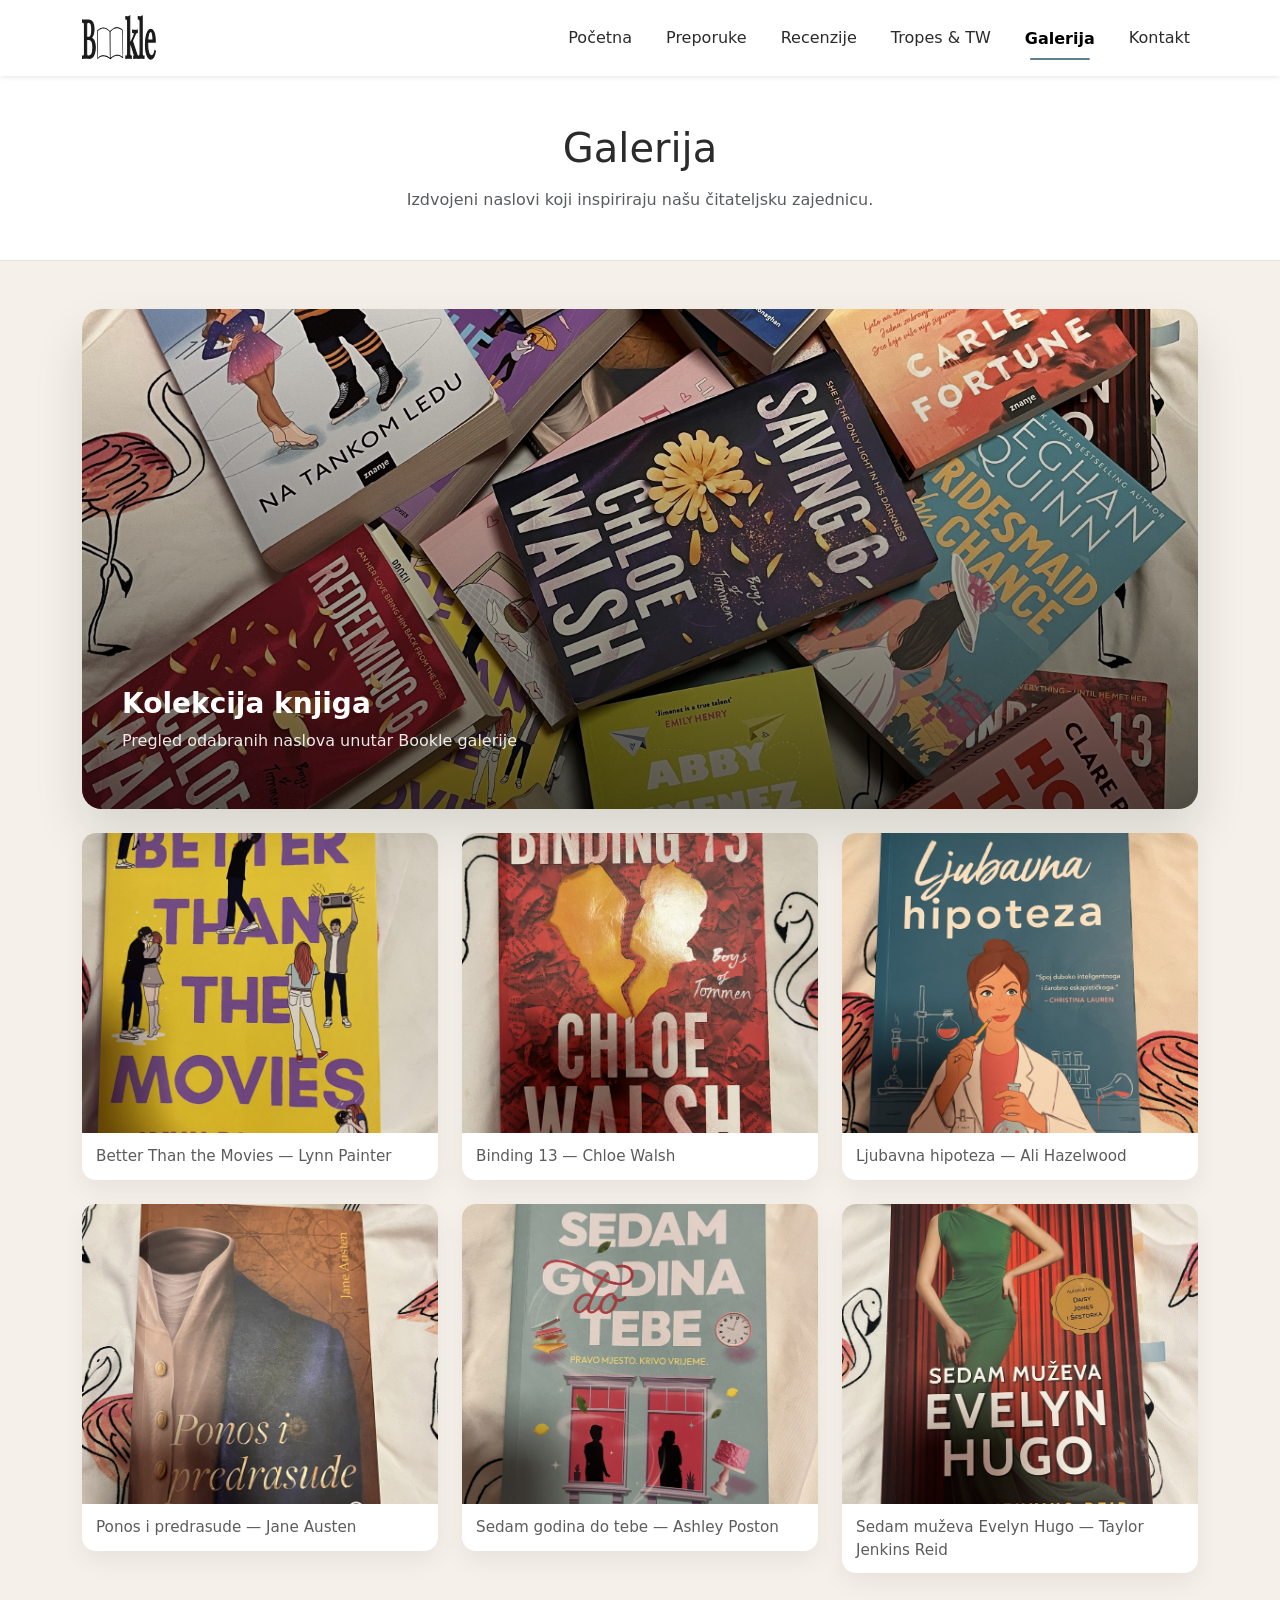
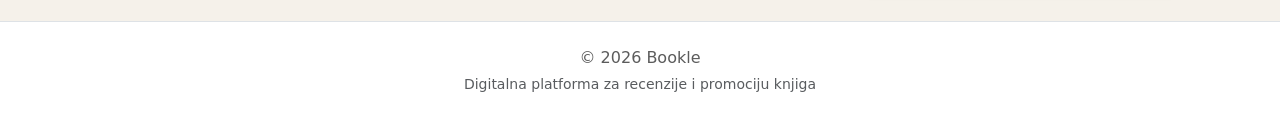
<file: galerija.html>
<!doctype html>
<html lang="hr">
<head>
  <meta charset="UTF-8" />
  <meta name="viewport" content="width=device-width, initial-scale=1.0" />
  <title>Bookle | Galerija</title>

  <link
    href="https://cdn.jsdelivr.net/npm/bootstrap@5.3.3/dist/css/bootstrap.min.css"
    rel="stylesheet"
  />
  <link rel="stylesheet" href="assets/css/style.css" />
</head>

<body>


<nav class="navbar navbar-expand-lg navbar-light bg-white shadow-sm sticky-top">
  <div class="container-lg">
    <a class="navbar-brand d-flex align-items-center" href="index.html">
      <img src="assets/img/logo.svg" alt="Bookle logo" height="48" class="me-2" />
    </a>

    <button class="navbar-toggler" type="button"
      data-bs-toggle="collapse"
      data-bs-target="#mainNav">
      <span class="navbar-toggler-icon"></span>
    </button>

    <div class="collapse navbar-collapse" id="mainNav">
      <ul class="navbar-nav ms-auto mb-2 mb-lg-0">
        <li class="nav-item"><a class="nav-link" href="index.html">Početna</a></li>
        <li class="nav-item"><a class="nav-link" href="preporuke.html">Preporuke</a></li>
        <li class="nav-item"><a class="nav-link" href="recenzije.html">Recenzije</a></li>
        <li class="nav-item"><a class="nav-link" href="tropes.html">Tropes &amp; TW</a></li>
        <li class="nav-item"><a class="nav-link active" href="galerija.html">Galerija</a></li>
        <li class="nav-item"><a class="nav-link" href="kontakt.html">Kontakt</a></li>
      </ul>
    </div>
  </div>
</nav>


<header class="py-5 bg-white border-bottom">
  <div class="container text-center">
    <h1 class="mb-3">Galerija</h1>
    <p class="text-muted mb-0">
      Izdvojeni naslovi koji inspiriraju našu čitateljsku zajednicu.
    </p>
  </div>
</header>


<section class="py-5 section-paper">
  <div class="container">
    <div class="row g-4">

    
      <div class="col-12">
        <div class="featured-collection">
          <img src="assets/img/slika.jpeg"
               alt="Kolekcija knjiga — Bookle"
               loading="lazy">
          <div class="featured-overlay">
            <h3>Kolekcija knjiga</h3>
            <p>Pregled odabranih naslova unutar Bookle galerije</p>
          </div>
        </div>
      </div>

    

      <div class="col-12 col-sm-6 col-lg-4">
        <figure class="gallery-item">
          <img src="assets/img/better than the movies.jpeg"
               alt="Better Than the Movies — Lynn Painter"
               loading="lazy">
          <figcaption>Better Than the Movies — Lynn Painter</figcaption>
        </figure>
      </div>

      <div class="col-12 col-sm-6 col-lg-4">
        <figure class="gallery-item">
          <img src="assets/img/binding 13.jpeg"
               alt="Binding 13 — Chloe Walsh"
               loading="lazy">
          <figcaption>Binding 13 — Chloe Walsh</figcaption>
        </figure>
      </div>

      <div class="col-12 col-sm-6 col-lg-4">
        <figure class="gallery-item">
          <img src="assets/img/ljubavna hipoteza.jpeg"
               alt="Ljubavna hipoteza — Ali Hazelwood"
               loading="lazy">
          <figcaption>Ljubavna hipoteza — Ali Hazelwood</figcaption>
        </figure>
      </div>

      <div class="col-12 col-sm-6 col-lg-4">
        <figure class="gallery-item">
          <img src="assets/img/ponos i predrasude.jpeg"
               alt="Ponos i predrasude — Jane Austen"
               loading="lazy">
          <figcaption>Ponos i predrasude — Jane Austen</figcaption>
        </figure>
      </div>

      <div class="col-12 col-sm-6 col-lg-4">
        <figure class="gallery-item">
          <img src="assets/img/sedam godina do tebe.jpeg"
               alt="Sedam godina do tebe — Ashley Poston"
               loading="lazy">
          <figcaption>Sedam godina do tebe — Ashley Poston</figcaption>
        </figure>
      </div>

      <div class="col-12 col-sm-6 col-lg-4">
        <figure class="gallery-item">
          <img src="assets/img/sedam muževa evely hugo.jpeg"
               alt="Sedam muževa Evelyn Hugo — Taylor Jenkins Reid"
               loading="lazy">
          <figcaption>Sedam muževa Evelyn Hugo — Taylor Jenkins Reid</figcaption>
        </figure>
      </div>

    </div>
  </div>
</section>


<footer class="text-center py-4 border-top">
  <div class="container">
    <p class="mb-1">© 2026 Bookle</p>
    <p class="small text-muted mb-0">
      Digitalna platforma za recenzije i promociju knjiga
    </p>
  </div>
</footer>

<script src="https://cdn.jsdelivr.net/npm/bootstrap@5.3.3/dist/js/bootstrap.bundle.min.js"></script>
</body>
</html>
</file>
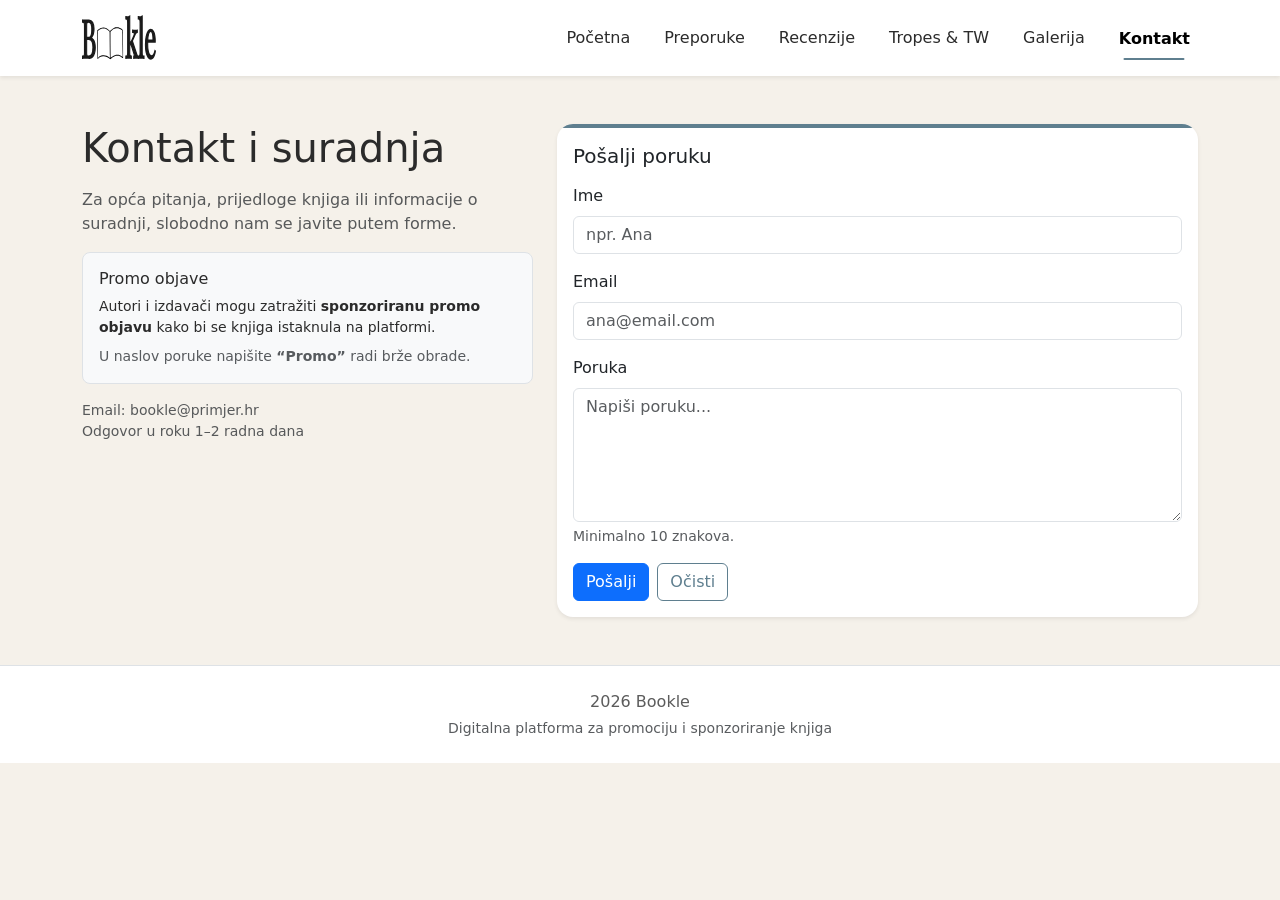
<file: kontakt.html>
<!doctype html>
<html lang="hr">
  <head>
    <meta charset="UTF-8" />
    <meta name="viewport" content="width=device-width, initial-scale=1.0" />
    <title>Kontakt | Bookle</title>

    <link
      href="https://cdn.jsdelivr.net/npm/bootstrap@5.3.3/dist/css/bootstrap.min.css"
      rel="stylesheet"
    />
    <link rel="stylesheet" href="assets/css/style.css" />
  </head>

  <body>
    
    <nav class="navbar navbar-expand-lg navbar-light bg-white shadow-sm sticky-top">
      <div class="container-lg">
        <a class="navbar-brand d-flex align-items-center" href="index.html">
          <img src="assets/img/logo.svg" alt="Bookle logo" height="48" class="me-2" />
        </a>

        <button
          class="navbar-toggler"
          type="button"
          data-bs-toggle="collapse"
          data-bs-target="#mainNav"
          aria-controls="mainNav"
          aria-expanded="false"
          aria-label="Otvori navigaciju"
        >
          <span class="navbar-toggler-icon"></span>
        </button>

        <div class="collapse navbar-collapse" id="mainNav">
          <ul class="navbar-nav ms-auto mb-2 mb-lg-0">
            <li class="nav-item"><a class="nav-link" data-nav href="index.html">Početna</a></li>
            <li class="nav-item"><a class="nav-link" data-nav href="preporuke.html">Preporuke</a></li>
            <li class="nav-item"><a class="nav-link" data-nav href="recenzije.html">Recenzije</a></li>
            <li class="nav-item"><a class="nav-link" data-nav href="tropes.html">Tropes &amp; TW</a></li>
            <li class="nav-item"><a class="nav-link" data-nav href="galerija.html">Galerija</a></li>
            <li class="nav-item"><a class="nav-link" data-nav href="kontakt.html">Kontakt</a></li>
          </ul>
        </div>
      </div>
    </nav>

    
    <main class="py-5">
      <div class="container">
        <div class="row g-4">
          
          
          <div class="col-12 col-lg-5">
            <h1 class="mb-3">Kontakt i suradnja</h1>

            <p class="text-muted mb-3">
              Za opća pitanja, prijedloge knjiga ili informacije o suradnji,
              slobodno nam se javite putem forme.
            </p>

            <div class="border rounded-3 p-3 bg-light mb-3">
              <h2 class="h6 mb-2">Promo objave</h2>
              <p class="small mb-2">
                Autori i izdavači mogu zatražiti <strong>sponzoriranu promo objavu</strong>
                kako bi se knjiga istaknula na platformi.
              </p>
              <p class="small text-muted mb-0">
                U naslov poruke napišite <strong>“Promo”</strong> radi brže obrade.
              </p>
            </div>

            <div class="small text-muted">
              Email: bookle@primjer.hr<br />
              Odgovor u roku 1–2 radna dana
            </div>
          </div>

         
          <div class="col-12 col-lg-7">
            <div class="card shadow-sm">
              <div class="card-body">
                <h2 class="h5 mb-3">Pošalji poruku</h2>

                <form id="contactForm">
                  <div class="mb-3">
                    <label for="name" class="form-label">Ime</label>
                    <input
                      type="text"
                      id="name"
                      class="form-control"
                      minlength="2"
                      required
                      placeholder="npr. Ana"
                    />
                  </div>

                  <div class="mb-3">
                    <label for="email" class="form-label">Email</label>
                    <input
                      type="email"
                      id="email"
                      class="form-control"
                      required
                      placeholder="ana@email.com"
                    />
                  </div>

                  <div class="mb-3">
                    <label for="message" class="form-label">Poruka</label>
                    <textarea
                      id="message"
                      class="form-control"
                      rows="5"
                      minlength="10"
                      required
                      placeholder="Napiši poruku..."
                    ></textarea>
                    <div class="form-text">Minimalno 10 znakova.</div>
                  </div>

                  <div class="d-flex gap-2">
                    <button type="submit" class="btn btn-primary">
                      Pošalji
                    </button>
                    <button type="reset" class="btn btn-outline-primary">
                      Očisti
                    </button>
                  </div>

            
                </form>
              </div>
            </div>
          </div>

        </div>
      </div>
    </main>

    
    <footer class="text-center py-4 border-top">
      <div class="container">
        <p class="mb-1">2026 Bookle</p>
        <p class="small text-muted mb-0">
          Digitalna platforma za promociju i sponzoriranje knjiga
        </p>
      </div>
    </footer>

    <script src="https://cdn.jsdelivr.net/npm/bootstrap@5.3.3/dist/js/bootstrap.bundle.min.js"></script>
    <script src="assets/js/main.js"></script>

    <script>
      
      const form = document.getElementById("contactForm");
      if (form) {
        form.addEventListener("submit", function (e) {
          e.preventDefault();
          alert("Poruka je zaprimljena (demo verzija). Hvala!");
          form.reset();
        });
      }
    </script>
  </body>
</html>
</file>
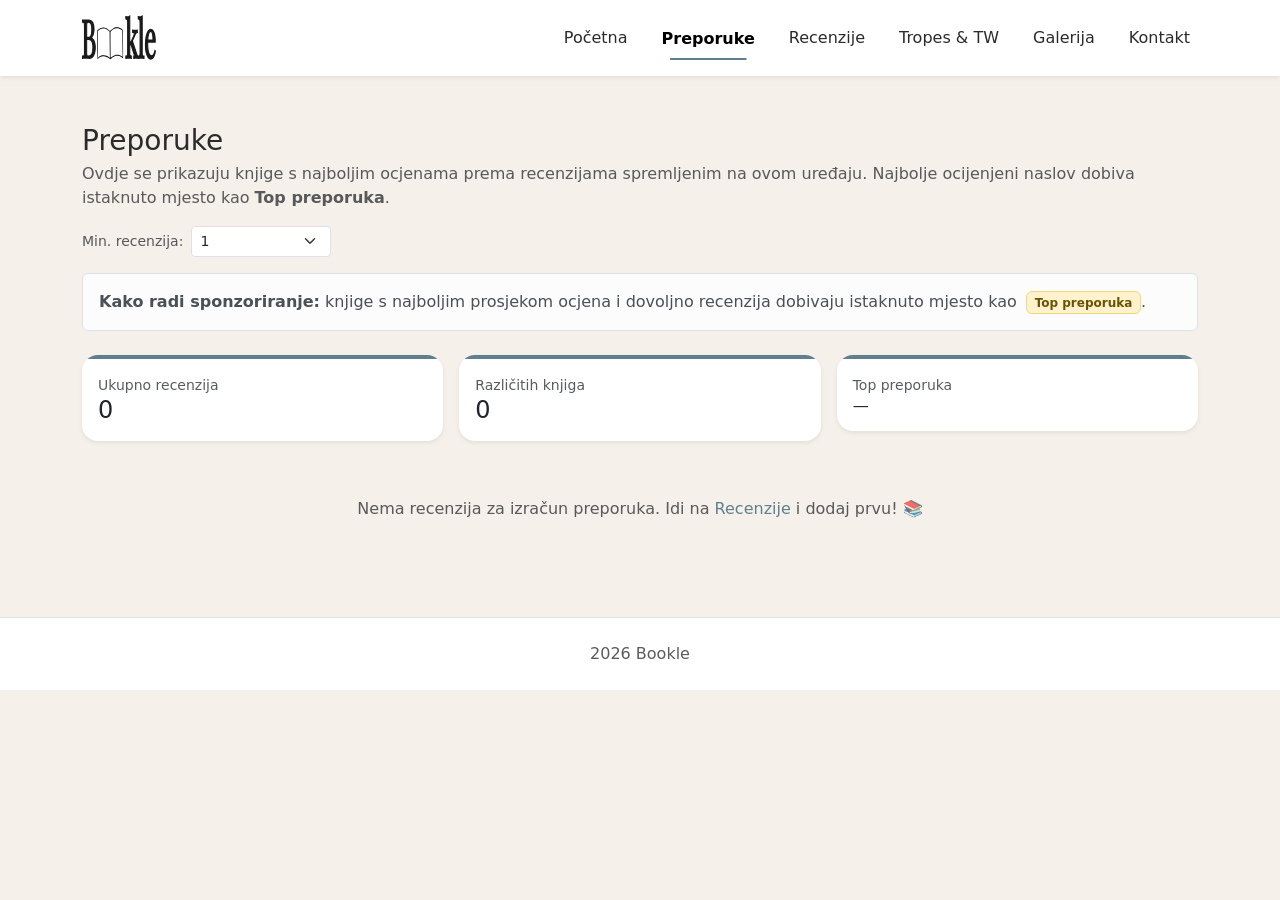
<file: preporuke.html>
<!doctype html>
<html lang="hr">
  <head>
    <meta charset="UTF-8" />
    <meta name="viewport" content="width=device-width, initial-scale=1.0" />
    <title>Preporuke | Bookle</title>

    <link
      href="https://cdn.jsdelivr.net/npm/bootstrap@5.3.3/dist/css/bootstrap.min.css"
      rel="stylesheet"
    />
    <link rel="stylesheet" href="assets/css/style.css" />
  </head>

  <body>
    
    <nav class="navbar navbar-expand-lg navbar-light bg-white shadow-sm sticky-top">
      <div class="container-lg">
        <a class="navbar-brand d-flex align-items-center" href="index.html">
          <img src="assets/img/logo.svg" alt="Bookle logo" height="48" class="me-2" />
        </a>

        <button
          class="navbar-toggler"
          type="button"
          data-bs-toggle="collapse"
          data-bs-target="#mainNav"
          aria-controls="mainNav"
          aria-expanded="false"
          aria-label="Otvori navigaciju"
        >
          <span class="navbar-toggler-icon"></span>
        </button>

        <div class="collapse navbar-collapse" id="mainNav">
          <ul class="navbar-nav ms-auto mb-2 mb-lg-0">
            <li class="nav-item"><a class="nav-link" data-nav href="index.html">Početna</a></li>
            <li class="nav-item"><a class="nav-link" data-nav href="preporuke.html">Preporuke</a></li>
            <li class="nav-item"><a class="nav-link" data-nav href="recenzije.html">Recenzije</a></li>
            <li class="nav-item"><a class="nav-link" data-nav href="tropes.html">Tropes &amp; TW</a></li>
            <li class="nav-item"><a class="nav-link" data-nav href="galerija.html">Galerija</a></li>
            <li class="nav-item"><a class="nav-link" data-nav href="kontakt.html">Kontakt</a></li>
          </ul>
        </div>
      </div>
    </nav>

    <main class="py-5">
      <div class="container">
        <div class="d-flex flex-wrap justify-content-between align-items-end gap-3 mb-3">
          <div>
            <h1 class="h3 mb-1">Preporuke</h1>
            <p class="text-muted mb-0">
              Ovdje se prikazuju knjige s najboljim ocjenama prema recenzijama spremljenim na ovom uređaju.
              Najbolje ocijenjeni naslov dobiva istaknuto mjesto kao <strong>Top preporuka</strong>.
            </p>
          </div>

          <div class="d-flex gap-2 align-items-center">
            <label for="minReviews" class="form-label mb-0 small text-muted">Min. recenzija:</label>
            <select id="minReviews" class="form-select form-select-sm" style="width: 140px">
              <option value="1" selected>1</option>
              <option value="2">2</option>
              <option value="3">3</option>
              <option value="5">5</option>
            </select>
          </div>
        </div>

        
        <div class="alert alert-light border mb-4">
          <strong>Kako radi sponzoriranje:</strong>
          knjige s najboljim prosjekom ocjena i dovoljno recenzija dobivaju istaknuto mjesto kao
          <span class="badge badge-sponsored ms-1">Top preporuka</span>.
        </div>

        
        <div class="row g-3 mb-4">
          <div class="col-12 col-md-4">
            <div class="card shadow-sm">
              <div class="card-body">
                <div class="text-muted small">Ukupno recenzija</div>
                <div class="h4 mb-0" id="sumReviews">0</div>
              </div>
            </div>
          </div>

          <div class="col-12 col-md-4">
            <div class="card shadow-sm">
              <div class="card-body">
                <div class="text-muted small">Različitih knjiga</div>
                <div class="h4 mb-0" id="sumBooks">0</div>
              </div>
            </div>
          </div>

          <div class="col-12 col-md-4">
            <div class="card shadow-sm">
              <div class="card-body">
                <div class="text-muted small">Top preporuka</div>
                <div class="h6 mb-0" id="sumTop">—</div>
              </div>
            </div>
          </div>
        </div>

        
        <div id="recsList" class="row g-3"></div>

        
        <div id="emptyState" class="text-center text-muted py-5 d-none">
          Nema recenzija za izračun preporuka. Idi na <a href="recenzije.html">Recenzije</a> i dodaj prvu! 📚
        </div>
      </div>
    </main>

    <footer class="text-center py-4 border-top">
      <div class="container">
        <p class="mb-0">2026 Bookle</p>
      </div>
    </footer>

    <script src="https://cdn.jsdelivr.net/npm/bootstrap@5.3.3/dist/js/bootstrap.bundle.min.js"></script>
    <script src="assets/js/main.js"></script>

    
    <script>
      const listEl = document.getElementById("recsList");
      const emptyEl = document.getElementById("emptyState");
      const minReviewsEl = document.getElementById("minReviews");

      const sumReviewsEl = document.getElementById("sumReviews");
      const sumBooksEl = document.getElementById("sumBooks");
      const sumTopEl = document.getElementById("sumTop");

      if (listEl && emptyEl && minReviewsEl && sumReviewsEl && sumBooksEl && sumTopEl) {
        const LS_KEY = "bookle_reviews_v2";

        function escapeHtml(str) {
          return String(str ?? "")
            .replaceAll("&", "&amp;")
            .replaceAll("<", "&lt;")
            .replaceAll(">", "&gt;")
            .replaceAll('"', "&quot;")
            .replaceAll("'", "&#039;");
        }

        function loadReviews() {
          try {
            const data = JSON.parse(localStorage.getItem(LS_KEY));
            return Array.isArray(data) ? data : [];
          } catch (e) {
            return [];
          }
        }

        function round1(n) {
          return (Math.round(n * 10) / 10).toFixed(1);
        }

        function groupReviews(reviews) {
          const map = new Map();

          for (let i = 0; i < reviews.length; i++) {
            const r = reviews[i];

            const key = r.bookKey || "unknown";
            const title = (r.bookTitle || "Nepoznata knjiga").trim() || "Nepoznata knjiga";
            const rating = Number(r.rating) || 0;
            const createdAt = Number(r.createdAt) || 0;

            if (!map.has(key)) {
              map.set(key, { bookKey: key, title: title, sum: 0, count: 0, latestAt: 0 });
            }

            const g = map.get(key);
            g.sum += rating;
            g.count += 1;

            if (createdAt > g.latestAt) g.latestAt = createdAt;

            if (title.length > g.title.length) g.title = title;
          }

          const arr = [];
          map.forEach((g) => {
            arr.push({
              bookKey: g.bookKey,
              title: g.title,
              count: g.count,
              latestAt: g.latestAt,
              avg: g.count ? g.sum / g.count : 0
            });
          });

          arr.sort((a, b) => (b.avg - a.avg) || (b.count - a.count) || (b.latestAt - a.latestAt));
          return arr;
        }

        function render() {
          const minN = Number(minReviewsEl.value) || 1;
          const reviews = loadReviews();

          sumReviewsEl.textContent = String(reviews.length);

          const groupsAll = groupReviews(reviews);
          sumBooksEl.textContent = String(groupsAll.length);

          listEl.innerHTML = "";

          if (reviews.length === 0 || groupsAll.length === 0) {
            emptyEl.classList.remove("d-none");
            sumTopEl.textContent = "—";
            return;
          }

          emptyEl.classList.add("d-none");

          const groups = groupsAll.filter((g) => g.count >= minN);
          const top = groups.length ? groups[0] : null;

          if (top) {
            sumTopEl.textContent = `${top.title} (${round1(top.avg)} ★, ${top.count}) — sponzorirano`;
          } else {
            sumTopEl.textContent = `Nema (min. ${minN} recenzija)`;
          }

          const toShow = groups.slice(0, 12);

          if (toShow.length === 0) {
            listEl.innerHTML = `
              <div class="col-12">
                <div class="alert alert-secondary mb-0">
                  Nema knjiga koje imaju barem <strong>${minN}</strong> recenzija.
                  Smanji filter ili dodaj još recenzija.
                </div>
              </div>
            `;
            return;
          }

          for (let i = 0; i < toShow.length; i++) {
            const g = toShow[i];
            const isSponsored = top && g.bookKey === top.bookKey;

            const badge = isSponsored
              ? `<span class="badge badge-sponsored">Top preporuka</span>`
              : `<span class="badge text-bg-light border text-dark">#${i + 1}</span>`;

            const dateText = g.latestAt
              ? new Date(g.latestAt).toLocaleDateString("hr-HR")
              : "—";

            const cardClass = isSponsored
              ? "card shadow-sm h-100 sponsored-card"
              : "card shadow-sm h-100";

            const html = `
              <div class="col-12 col-md-6 col-lg-4">
                <div class="${cardClass}">
                  <div class="card-body d-flex flex-column">
                    <div class="d-flex justify-content-between align-items-start gap-2 mb-2">
                      <div class="small">${badge}</div>
                      <div class="fw-semibold">
                        ${round1(g.avg)} <span class="text-warning">★</span>
                      </div>
                    </div>

                    <h3 class="h6 mb-2">${escapeHtml(g.title)}</h3>

                    <div class="text-muted small mb-3">
                      ${g.count} recenzija · zadnje: ${dateText}
                    </div>

                    <div class="mt-auto">
                      <a href="recenzije.html" class="btn btn-sm btn-outline-primary w-100">
                        Dodaj / pregledaj recenzije
                      </a>
                    </div>
                  </div>
                </div>
              </div>
            `;

            listEl.insertAdjacentHTML("beforeend", html);
          }
        }

        minReviewsEl.addEventListener("change", render);
        window.addEventListener("storage", render);
        render();
      }
    </script>
  </body>
</html>
</file>
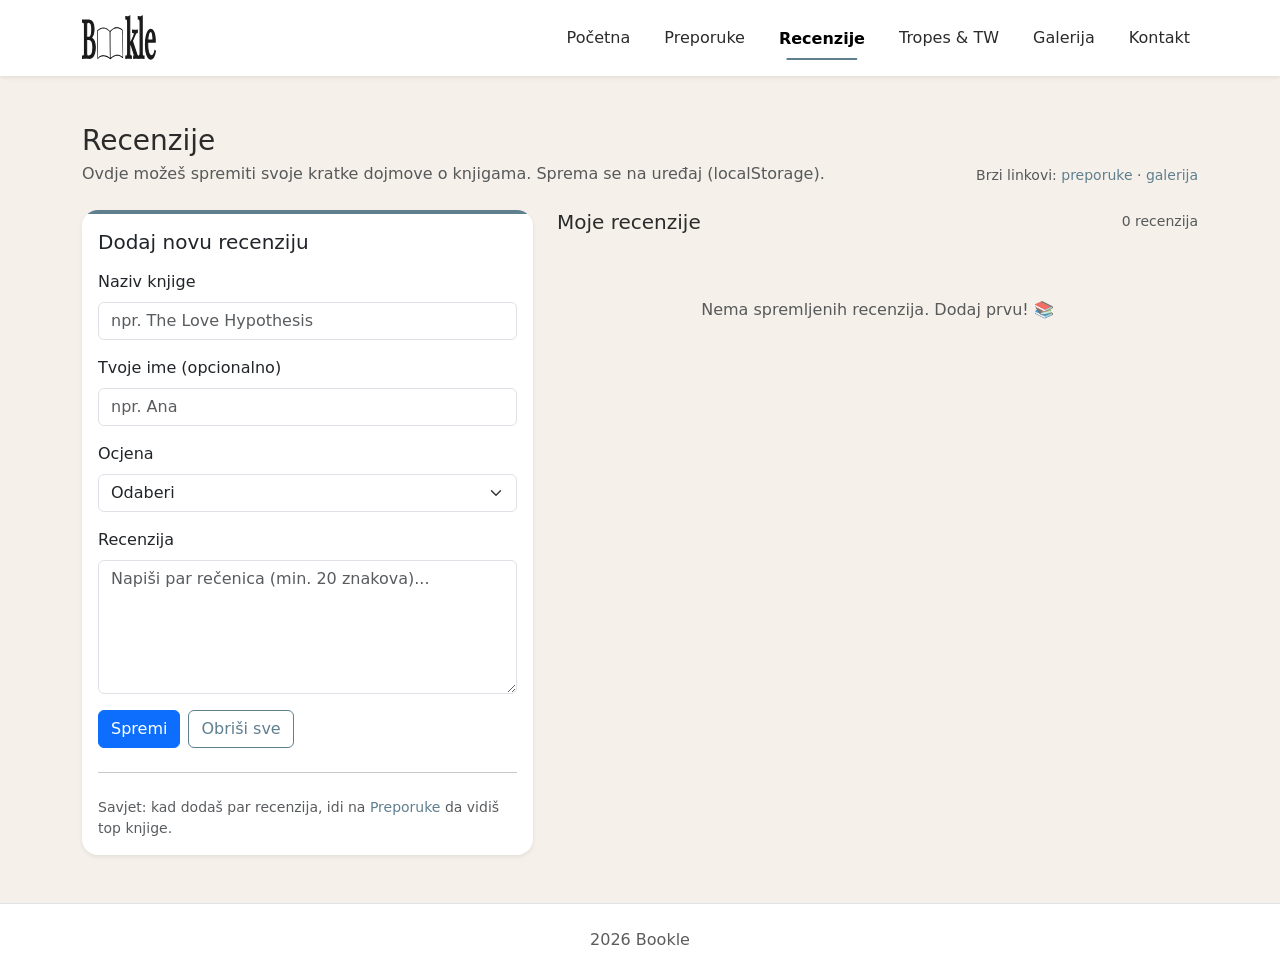
<file: recenzije.html>
<!doctype html>
<html lang="hr">
  <head>
    <meta charset="UTF-8" />
    <meta name="viewport" content="width=device-width, initial-scale=1.0" />
    <title>Recenzije | Bookle</title>

    <link
      href="https://cdn.jsdelivr.net/npm/bootstrap@5.3.3/dist/css/bootstrap.min.css"
      rel="stylesheet"
    />
    <link rel="stylesheet" href="assets/css/style.css" />
  </head>

  <body>
    <nav class="navbar navbar-expand-lg navbar-light bg-white shadow-sm sticky-top">
      <div class="container-lg">
        <a class="navbar-brand d-flex align-items-center" href="index.html">
          <img
            src="assets/img/logo.svg"
            alt="Bookle logo"
            height="48"
            class="me-2"
          />
        </a>

        <button
          class="navbar-toggler"
          type="button"
          data-bs-toggle="collapse"
          data-bs-target="#mainNav"
          aria-controls="mainNav"
          aria-expanded="false"
          aria-label="Otvori navigaciju"
        >
          <span class="navbar-toggler-icon"></span>
        </button>

        <div class="collapse navbar-collapse" id="mainNav">
          <ul class="navbar-nav ms-auto mb-2 mb-lg-0">
            <li class="nav-item"><a class="nav-link" data-nav href="index.html">Početna</a></li>
            <li class="nav-item"><a class="nav-link" data-nav href="preporuke.html">Preporuke</a></li>
            <li class="nav-item"><a class="nav-link" data-nav href="recenzije.html">Recenzije</a></li>
            <li class="nav-item"><a class="nav-link" data-nav href="tropes.html">Tropes &amp; TW</a></li>
            <li class="nav-item"><a class="nav-link" data-nav href="galerija.html">Galerija</a></li>
            <li class="nav-item"><a class="nav-link" data-nav href="kontakt.html">Kontakt</a></li>
          </ul>
        </div>
      </div>
    </nav>

    <main class="py-5">
      <div class="container">
        <div class="d-flex flex-wrap justify-content-between align-items-end gap-2 mb-4">
          <div>
            <h1 class="h3 mb-1">Recenzije</h1>
            <p class="text-muted mb-0">
              Ovdje možeš spremiti svoje kratke dojmove o knjigama. Sprema se na uređaj (localStorage).
            </p>
          </div>

         
          <div class="small text-muted">
            Brzi linkovi:
            <a href="preporuke.html">preporuke</a> ·
            <a href="galerija.html">galerija</a>
          </div>
        </div>

        <div class="row g-4">
         
          <div class="col-12 col-lg-5">
            <div class="card shadow-sm h-100">
              <div class="card-body">
                <h2 class="h5 mb-3">Dodaj novu recenziju</h2>

                <form id="reviewForm" novalidate>
                  <div class="mb-3">
                    <label for="bookTitle" class="form-label">Naziv knjige</label>
                    <input
                      type="text"
                      class="form-control"
                      id="bookTitle"
                      placeholder="npr. The Love Hypothesis"
                      minlength="2"
                      required
                      autocomplete="off"
                    />
                    <div class="invalid-feedback">Upiši naziv knjige (barem 2 znaka).</div>
                  </div>

                  <div class="mb-3">
                    <label for="reviewerName" class="form-label">Tvoje ime (opcionalno)</label>
                    <input
                      type="text"
                      class="form-control"
                      id="reviewerName"
                      placeholder="npr. Ana"
                      autocomplete="name"
                    />
                  </div>

                  <div class="mb-3">
                    <label for="rating" class="form-label">Ocjena</label>
                    <select class="form-select" id="rating" required>
                      <option value="" selected disabled>Odaberi</option>
                      <option value="5">★★★★★ (5)</option>
                      <option value="4">★★★★☆ (4)</option>
                      <option value="3">★★★☆☆ (3)</option>
                      <option value="2">★★☆☆☆ (2)</option>
                      <option value="1">★☆☆☆☆ (1)</option>
                    </select>
                    <div class="invalid-feedback">Odaberi ocjenu.</div>
                  </div>

                  <div class="mb-3">
                    <label for="reviewText" class="form-label">Recenzija</label>
                    <textarea
                      class="form-control"
                      id="reviewText"
                      rows="5"
                      minlength="20"
                      required
                      placeholder="Napiši par rečenica (min. 20 znakova)..."
                    ></textarea>
                    <div class="invalid-feedback">Recenzija treba imati barem 20 znakova.</div>
                  </div>

                  <div class="d-flex gap-2 flex-wrap">
                    <button type="submit" class="btn btn-primary">Spremi</button>
                    <button type="button" id="clearAllBtn" class="btn btn-outline-primary">
                      Obriši sve
                    </button>
                  </div>
                </form>

                <div id="toastMsg" class="mt-3 small" aria-live="polite"></div>

                <hr class="my-4" />

                <p class="small text-muted mb-0">
                  Savjet: kad dodaš par recenzija, idi na
                  <a href="preporuke.html">Preporuke</a> da vidiš top knjige.
                </p>
              </div>
            </div>
          </div>

          
          <div class="col-12 col-lg-7">
            <div class="d-flex justify-content-between align-items-center mb-3">
              <h2 class="h5 mb-0">Moje recenzije</h2>
              <div class="text-muted small" id="reviewCount">0 recenzija</div>
            </div>

            <div id="reviewsList" class="vstack gap-3"></div>

            <div id="emptyState" class="text-center text-muted py-5 d-none">
              Nema spremljenih recenzija. Dodaj prvu! 📚
            </div>
          </div>
        </div>
      </div>
    </main>

    <footer class="text-center py-4 border-top">
      <div class="container">
        <p class="mb-0">2026 Bookle</p>
      </div>
    </footer>

    <script src="https://cdn.jsdelivr.net/npm/bootstrap@5.3.3/dist/js/bootstrap.bundle.min.js"></script>
    <script src="assets/js/main.js"></script>
  </body>
</html>
</file>
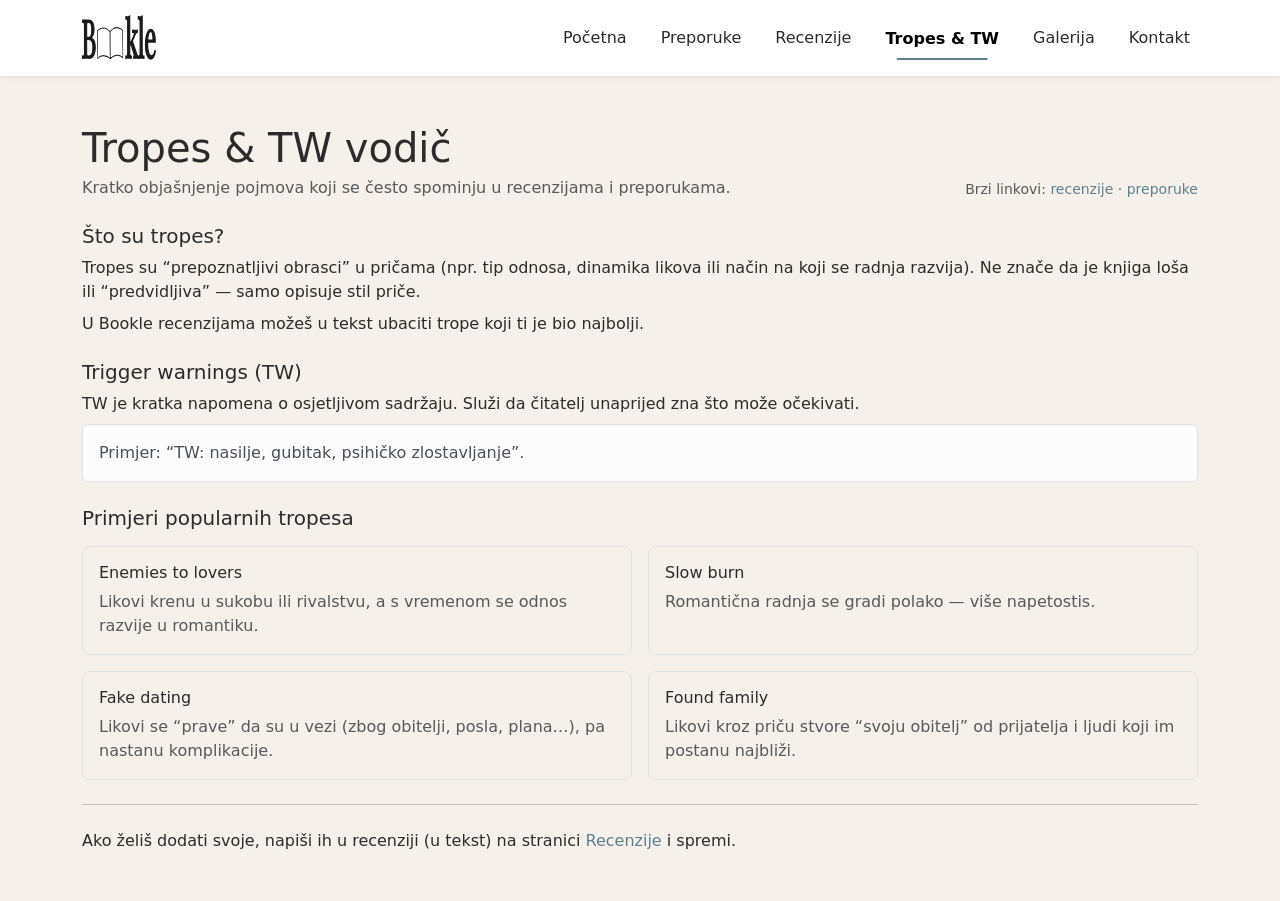
<file: tropes.html>
<!doctype html>
<html lang="hr">
  <head>
    <meta charset="UTF-8" />
    <meta name="viewport" content="width=device-width, initial-scale=1.0" />
    <title>Tropes &amp; TW | Bookle</title>

    <link
      href="https://cdn.jsdelivr.net/npm/bootstrap@5.3.3/dist/css/bootstrap.min.css"
      rel="stylesheet"
    />
    <link rel="stylesheet" href="assets/css/style.css" />
  </head>

  <body>
    <nav class="navbar navbar-expand-lg navbar-light bg-white shadow-sm sticky-top">
      <div class="container-lg">
        <a class="navbar-brand d-flex align-items-center" href="index.html">
          <img src="assets/img/logo.svg" alt="Bookle logo" height="48" class="me-2" />
        </a>

        <button
          class="navbar-toggler"
          type="button"
          data-bs-toggle="collapse"
          data-bs-target="#mainNav"
          aria-controls="mainNav"
          aria-expanded="false"
          aria-label="Otvori navigaciju"
        >
          <span class="navbar-toggler-icon"></span>
        </button>

        <div class="collapse navbar-collapse" id="mainNav">
          <ul class="navbar-nav ms-auto mb-2 mb-lg-0">
            <li class="nav-item"><a class="nav-link" data-nav href="index.html">Početna</a></li>
            <li class="nav-item"><a class="nav-link" data-nav href="preporuke.html">Preporuke</a></li>
            <li class="nav-item"><a class="nav-link" data-nav href="recenzije.html">Recenzije</a></li>
            <li class="nav-item"><a class="nav-link" data-nav href="tropes.html">Tropes &amp; TW</a></li>
            <li class="nav-item"><a class="nav-link" data-nav href="galerija.html">Galerija</a></li>
            <li class="nav-item"><a class="nav-link" data-nav href="kontakt.html">Kontakt</a></li>
          </ul>
        </div>
      </div>
    </nav>

    <main class="container py-5">
      <div class="d-flex flex-wrap justify-content-between align-items-end gap-2 mb-4">
        <div>
          <h1 class="mb-1">Tropes &amp; TW vodič</h1>
          <p class="text-muted mb-0">
            Kratko objašnjenje pojmova koji se često spominju u recenzijama i preporukama.
          </p>
        </div>

       
        <div class="small text-muted">
          Brzi linkovi:
          <a href="recenzije.html">recenzije</a> ·
          <a href="preporuke.html">preporuke</a>
        </div>
      </div>

      <section class="mb-4">
        <h2 class="h5">Što su tropes?</h2>
        <p class="mb-2">
          Tropes su “prepoznatljivi obrasci” u pričama (npr. tip odnosa, dinamika likova ili način na koji se radnja
          razvija). Ne znače da je knjiga loša ili “predvidljiva” — samo opisuje stil priče.
        </p>
        <p class="mb-0">
          U Bookle recenzijama možeš u tekst ubaciti trope koji ti je bio najbolji.
        </p>
      </section>

      <section class="mb-4">
        <h2 class="h5">Trigger warnings (TW)</h2>
        <p class="mb-2">
          TW je kratka napomena o osjetljivom sadržaju. Služi da čitatelj unaprijed zna što može očekivati.
        </p>

        <div class="alert alert-light border mb-0">
          Primjer: “TW: nasilje, gubitak, psihičko zlostavljanje”.
        </div>
      </section>

      <section>
        <h2 class="h5 mb-3">Primjeri popularnih tropesa</h2>

        <div class="row g-3">
          <div class="col-12 col-md-6">
            <div class="p-3 border rounded-3 h-100">
              <h3 class="h6 mb-2">Enemies to lovers</h3>
              <p class="mb-0 text-muted">
                Likovi krenu u sukobu ili rivalstvu, a s vremenom se odnos razvije u romantiku.
              </p>
            </div>
          </div>

          <div class="col-12 col-md-6">
            <div class="p-3 border rounded-3 h-100">
              <h3 class="h6 mb-2">Slow burn</h3>
              <p class="mb-0 text-muted">
                Romantična radnja se gradi polako — više napetostis.
              </p>
            </div>
          </div>

          <div class="col-12 col-md-6">
            <div class="p-3 border rounded-3 h-100">
              <h3 class="h6 mb-2">Fake dating</h3>
              <p class="mb-0 text-muted">
                Likovi se “prave” da su u vezi (zbog obitelji, posla, plana…), pa nastanu komplikacije.
              </p>
            </div>
          </div>

          <div class="col-12 col-md-6">
            <div class="p-3 border rounded-3 h-100">
              <h3 class="h6 mb-2">Found family</h3>
              <p class="mb-0 text-muted">
                Likovi kroz priču stvore “svoju obitelj” od prijatelja i ljudi koji im postanu najbliži.
              </p>
            </div>
          </div>
        </div>

        <hr class="my-4" />

        <p class="mb-0">
          Ako želiš dodati svoje, napiši ih u recenziji (u tekst) na stranici
          <a href="recenzije.html">Recenzije</a> i spremi.
        </p>
      </section>
    </main>

    <script src="https://cdn.jsdelivr.net/npm/bootstrap@5.3.3/dist/js/bootstrap.bundle.min.js"></script>
    <script src="assets/js/main.js"></script>
  </body>
</html>
</file>
<file: assets/css/style.css>
:root{
  --ink: #2b2b2b;
  --muted: #5c5c5c;
  --paper: #f5f1ea;
  --white: #ffffff;

  --primary: #5f7f8f;
  --primary-soft: #dbe5ea;
  --accent: #7a9e9f;
}


body{
  background: var(--paper);
  color: var(--ink);
  font-family: system-ui, -apple-system, BlinkMacSystemFont, sans-serif;
}

a{
  color: var(--primary);
  text-decoration: none;
}

a:hover{
  color: var(--accent);
}

img, video{
  max-width: 100%;
  height: auto;
  display: block;
}


.navbar{
  padding: 10px 0;
  background: var(--white);
}

.navbar-brand{
  display:flex;
  align-items:center;
}

.navbar-brand img{
  height:46px;
  width:auto;
}

.navbar .nav-link{
  font-weight:500;
  font-size:16px;
  margin-left:18px;
  color: var(--ink);
  padding:.5rem .75rem;
  position:relative;
  min-height:44px;
  display:flex;
  align-items:center;
}

.navbar .nav-link:hover{
  color: var(--primary);
}

.navbar .nav-link.active{
  font-weight:600;
  padding-bottom:6px;
}

.navbar .nav-link.active::after{
  content:"";
  position:absolute;
  left:50%;
  transform:translateX(-50%);
  bottom:0;
  width:70%;
  height:2px;
  background: var(--primary);
  border-radius:2px;
}


.hero-banner{
  background: url("../img/BANNER.jpg") center/cover no-repeat;
  min-height:72vh;
  display:flex;
  align-items:center;
  text-align:center;
  position:relative;
  padding:70px 0;
  color: #fff;
}

.hero-banner::before{
  content:"";
  position:absolute;
  inset:0;
  background: rgba(0,0,0,0.35);
}

.hero-banner .container{
  position:relative;
  padding: 28px 22px;
  border-radius: 18px;
  background: rgba(0,0,0,0.18);
}

.hero-title{
  letter-spacing: 1px;
  text-shadow: 0 2px 10px rgba(0,0,0,0.35);
}

.hero-banner .lead{
  color: rgba(255,255,255,0.92);
  text-shadow: 0 1px 8px rgba(0,0,0,0.25);
}


.hero-banner .btn-primary{
  background: var(--primary);
  border:none;
  border-radius:12px;
  padding:14px 32px;
  font-weight:600;
}

.hero-banner .btn-primary:hover{
  background: var(--accent);
}


.hero-video{
  position: relative;
  height: 90vh;
  overflow: hidden;
  background: #111;
}

.hero-video video{
  width: 100%;
  height: 100%;
  object-fit: cover;
}

.hero-video-text{
  position: absolute;
  inset: 0;
  display:flex;
  flex-direction: column;
  justify-content: center;
  align-items: center;
  text-align: center;
  padding: 0 16px;
  color: #fff;
  background: rgba(0,0,0,0.40);
}


.btn-outline-primary{
  border-color: var(--primary);
  color: var(--primary);
}

.btn-outline-primary:hover{
  background: var(--primary-soft);
  border-color: var(--primary-soft);
  color: var(--primary);
}


.card{
  border:0;
  border-radius:16px;
  background: var(--white);
  box-shadow: 0 8px 20px rgba(0,0,0,0.04);
  overflow:hidden;
}

.card::before{
  content:"";
  display:block;
  height:4px;
  background: var(--primary);
}


.badge-soft{
  background: var(--primary-soft);
  color: var(--primary);
  font-weight:500;
  padding:6px 10px;
  border-radius:8px;
}


footer{
  background: var(--white);
  color: var(--muted);
}


.review-card{
  background: var(--white);
  border-radius:16px;
  box-shadow: 0 8px 20px rgba(0,0,0,0.04);
  overflow:hidden;
}

.review-card .topbar{
  height: 4px;
  background: var(--primary);
}

.stars{
  letter-spacing: 1px;
}


.gallery-item{
  margin: 0;
  border-radius: 12px;
  overflow: hidden;
  background: var(--white);
  box-shadow: 0 8px 20px rgba(0,0,0,0.04);
}

.gallery-item img{
  width: 100%;
  height: 260px;
  object-fit: cover;
}

.gallery-item figcaption{
  padding: 10px 12px;
  font-size: 0.9rem;
  color: var(--muted);
}

.gallery-img{
  height: 260px;
  object-fit: cover;
}

.gallery-card{
  overflow: hidden;
  border-radius: 12px;
}


@media (max-width: 992px){
  .hero-banner{
    min-height:70vh;
    padding:60px 0;
  }

  .hero-title{
    font-size:3rem;
  }

  .hero-banner .lead{
    font-size:1.15rem;
  }
}


@media (max-width: 576px){
  .hero-banner{
    min-height:60vh;
    padding:46px 0;
  }

  .hero-title{
    font-size:2.3rem;
  }

  .hero-banner .lead{
    font-size:1.05rem;
    padding:0 10px;
  }

  .hero-banner .btn-primary{
    width:100%;
    max-width:320px;
  }

  .navbar-brand img{
    height:42px;
  }

  .navbar .nav-link{
    margin-left:0;
    padding:10px 0;
  }
}

.badge-sponsored{
  background: #fff2cc;
  border: 1px solid #f0d878;
  color: #6a5200;
  font-weight: 600;
}

.sponsored-card{
  outline: 2px solid rgba(240, 216, 120, 0.55);
  outline-offset: -2px;
}


.featured-collection{
  position: relative;
  border-radius: 20px;
  overflow: hidden;
  box-shadow: 0 25px 50px rgba(0,0,0,0.12);
}

.featured-collection img{
  width: 100%;
  height: clamp(320px, 40vw, 500px);
  object-fit: cover;
  display: block;
  transition: transform .5s ease;
}

.featured-collection:hover img{
  transform: scale(1.05);
}

.featured-overlay{
  position: absolute;
  inset: 0;
  background: linear-gradient(to top, rgba(0,0,0,0.65), transparent);
  display: flex;
  flex-direction: column;
  justify-content: flex-end;
  padding: 40px;
  color: #fff;
}

.featured-overlay h3{
  font-weight: 600;
  margin-bottom: 8px;
}

.featured-overlay p{
  opacity: 0.9;
}



.gallery-item{
  border-radius: 14px;
  overflow: hidden;
  background: var(--white);
  box-shadow: 0 10px 25px rgba(0,0,0,0.06);
  transition: transform .2s ease, box-shadow .2s ease;
}

.gallery-item:hover{
  transform: translateY(-6px);
  box-shadow: 0 18px 35px rgba(0,0,0,0.1);
}

.gallery-item img{
  width: 100%;
  height: 300px;
  object-fit: cover;
  transition: transform .3s ease;
}

.gallery-item:hover img{
  transform: scale(1.05);
}

.gallery-item figcaption{
  padding: 12px 14px;
  font-size: .95rem;
  color: var(--muted);
}
</file>
